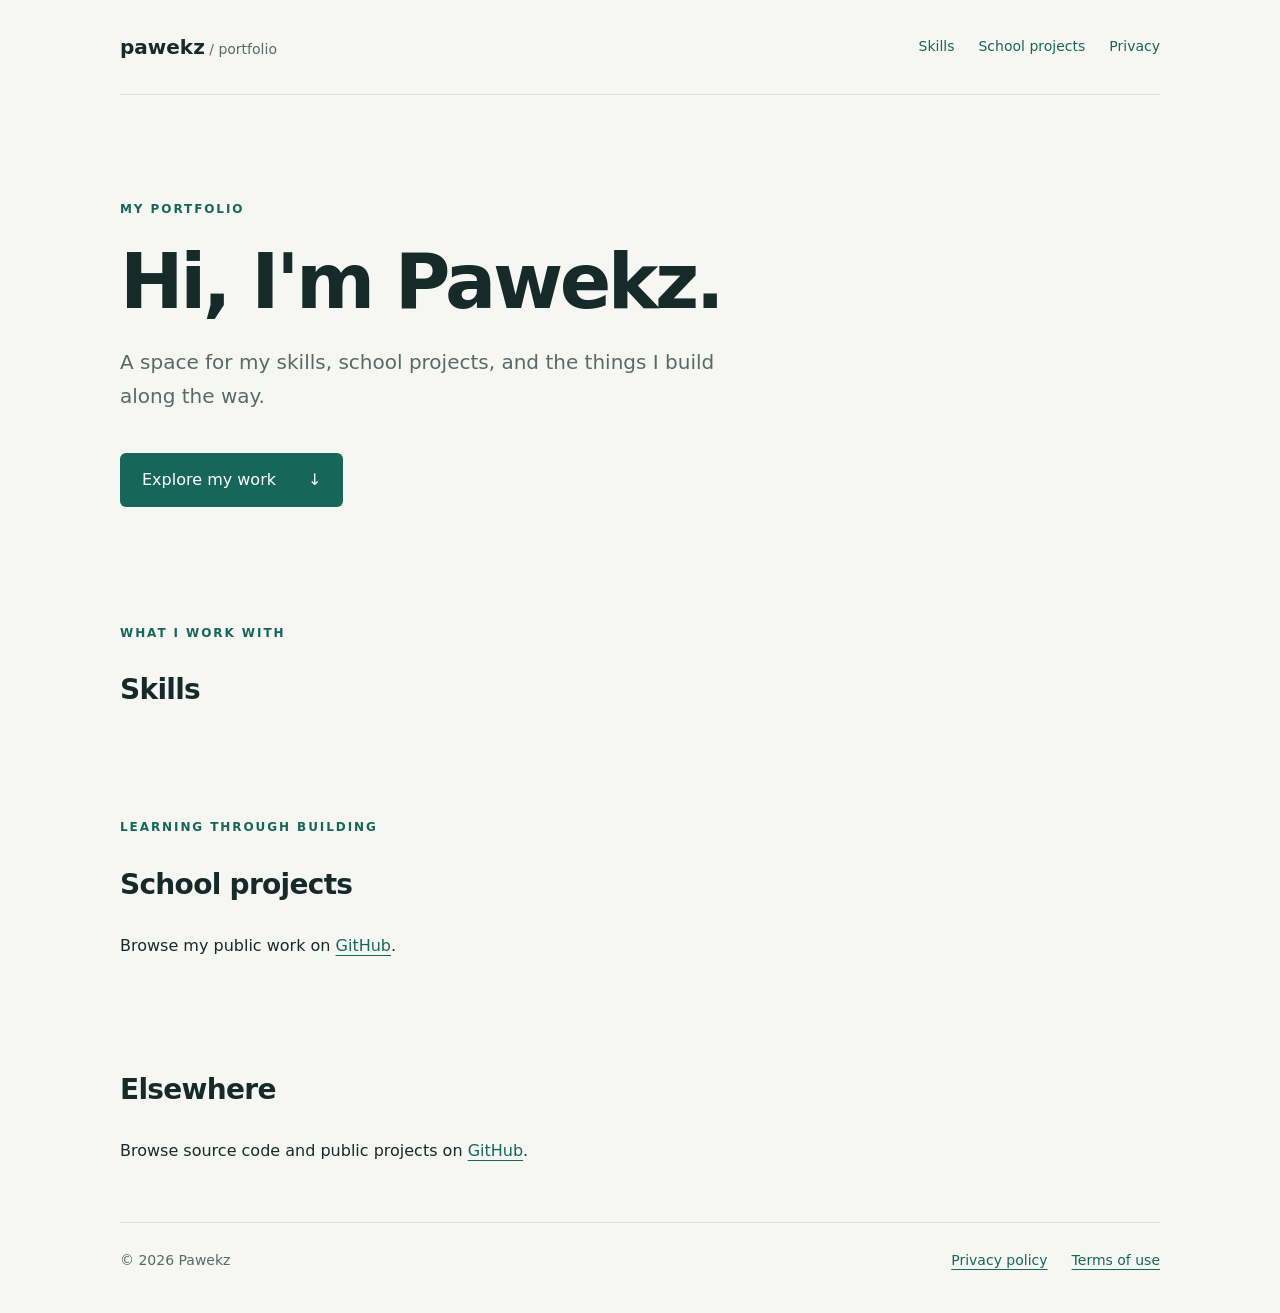
<file: index.html>
<!doctype html>
<html lang="en">
<head>
  <meta charset="utf-8">
  <meta name="viewport" content="width=device-width, initial-scale=1">
  <meta name="description" content="Pawekz's portfolio: skills, school projects, and personal work.">
  <title>Pawekz · Portfolio</title>
  <link rel="stylesheet" href="styles.css">
</head>
<body>
  <header class="wrap"><a class="brand" href="./">pawekz<span> / portfolio</span></a><nav aria-label="Main navigation"><a href="#skills">Skills</a><a href="#projects">School projects</a><a href="privacy.html">Privacy</a></nav></header>
  <main class="wrap">
    <section class="hero"><p class="eyebrow">MY PORTFOLIO</p><h1>Hi, I'm Pawekz.</h1><p class="intro">A space for my skills, school projects, and the things I build along the way.</p><a class="button" href="#projects">Explore my work <span aria-hidden="true">↓</span></a></section>
    <section id="skills" class="section"><p class="eyebrow">WHAT I WORK WITH</p><h2>Skills</h2><!-- Add the owner's confirmed skills here. --></section>
    <section id="projects" class="section"><p class="eyebrow">LEARNING THROUGH BUILDING</p><h2>School projects</h2><!-- Add confirmed project names, descriptions, technologies, and links here. --><p>Browse my public work on <a href="https://github.com/pawekz">GitHub</a>.</p></section>
    <section class="section"><h2>Elsewhere</h2><p>Browse source code and public projects on <a href="https://github.com/pawekz">GitHub</a>.</p></section>
  </main>
  <footer class="wrap"><span>© 2026 Pawekz</span><a href="privacy.html">Privacy policy</a><a href="terms.html">Terms of use</a></footer>
</body>
</html>
</file>
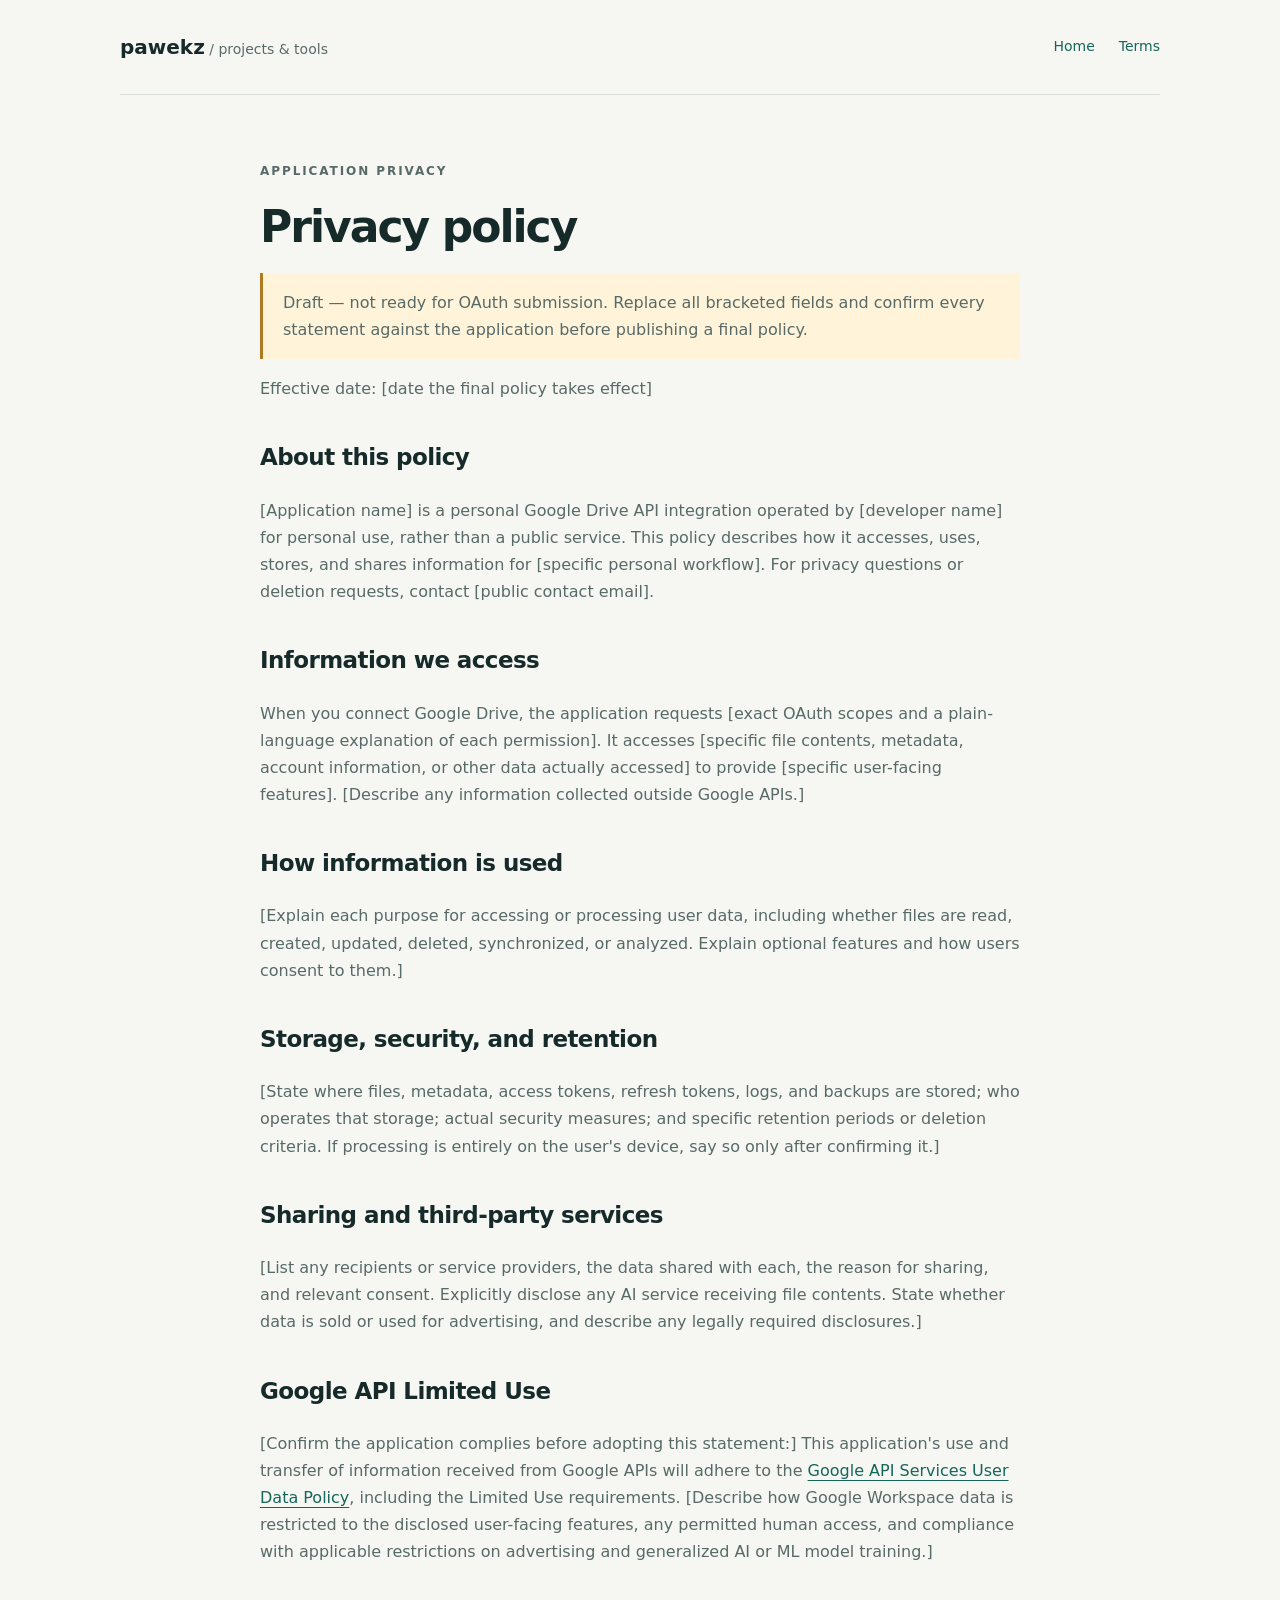
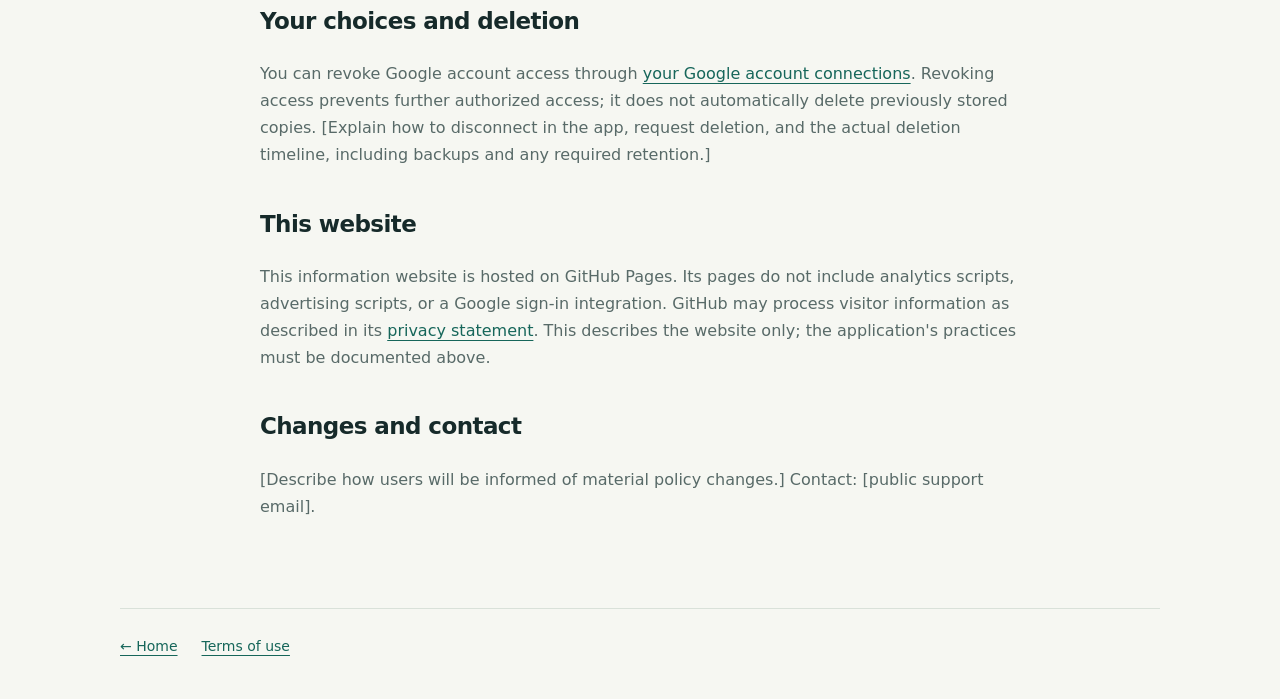
<file: privacy.html>
<!doctype html>
<html lang="en">
<head><meta charset="utf-8"><meta name="viewport" content="width=device-width, initial-scale=1"><meta name="robots" content="noindex"><title>Privacy policy draft · Pawekz</title><link rel="stylesheet" href="styles.css"></head>
<body>
  <header class="wrap"><a class="brand" href="./">pawekz<span> / projects & tools</span></a><nav aria-label="Main navigation"><a href="./">Home</a><a href="terms.html">Terms</a></nav></header>
  <main class="wrap document"><p class="eyebrow">APPLICATION PRIVACY</p><h1>Privacy policy</h1><p class="notice">Draft — not ready for OAuth submission. Replace all bracketed fields and confirm every statement against the application before publishing a final policy.</p><p>Effective date: [date the final policy takes effect]</p>
    <h2>About this policy</h2><p>[Application name] is a personal Google Drive API integration operated by [developer name] for personal use, rather than a public service. This policy describes how it accesses, uses, stores, and shares information for [specific personal workflow]. For privacy questions or deletion requests, contact [public contact email].</p>
    <h2>Information we access</h2><p>When you connect Google Drive, the application requests [exact OAuth scopes and a plain-language explanation of each permission]. It accesses [specific file contents, metadata, account information, or other data actually accessed] to provide [specific user-facing features]. [Describe any information collected outside Google APIs.]</p>
    <h2>How information is used</h2><p>[Explain each purpose for accessing or processing user data, including whether files are read, created, updated, deleted, synchronized, or analyzed. Explain optional features and how users consent to them.]</p>
    <h2>Storage, security, and retention</h2><p>[State where files, metadata, access tokens, refresh tokens, logs, and backups are stored; who operates that storage; actual security measures; and specific retention periods or deletion criteria. If processing is entirely on the user's device, say so only after confirming it.]</p>
    <h2>Sharing and third-party services</h2><p>[List any recipients or service providers, the data shared with each, the reason for sharing, and relevant consent. Explicitly disclose any AI service receiving file contents. State whether data is sold or used for advertising, and describe any legally required disclosures.]</p>
    <h2>Google API Limited Use</h2><p>[Confirm the application complies before adopting this statement:] This application's use and transfer of information received from Google APIs will adhere to the <a href="https://developers.google.com/terms/api-services-user-data-policy">Google API Services User Data Policy</a>, including the Limited Use requirements. [Describe how Google Workspace data is restricted to the disclosed user-facing features, any permitted human access, and compliance with applicable restrictions on advertising and generalized AI or ML model training.]</p>
    <h2>Your choices and deletion</h2><p>You can revoke Google account access through <a href="https://myaccount.google.com/connections">your Google account connections</a>. Revoking access prevents further authorized access; it does not automatically delete previously stored copies. [Explain how to disconnect in the app, request deletion, and the actual deletion timeline, including backups and any required retention.]</p>
    <h2>This website</h2><p>This information website is hosted on GitHub Pages. Its pages do not include analytics scripts, advertising scripts, or a Google sign-in integration. GitHub may process visitor information as described in its <a href="https://docs.github.com/en/site-policy/privacy-policies/github-general-privacy-statement">privacy statement</a>. This describes the website only; the application's practices must be documented above.</p>
    <h2>Changes and contact</h2><p>[Describe how users will be informed of material policy changes.] Contact: [public support email].</p>
  </main><footer class="wrap"><a href="./">← Home</a><a href="terms.html">Terms of use</a></footer>
</body></html>
</file>
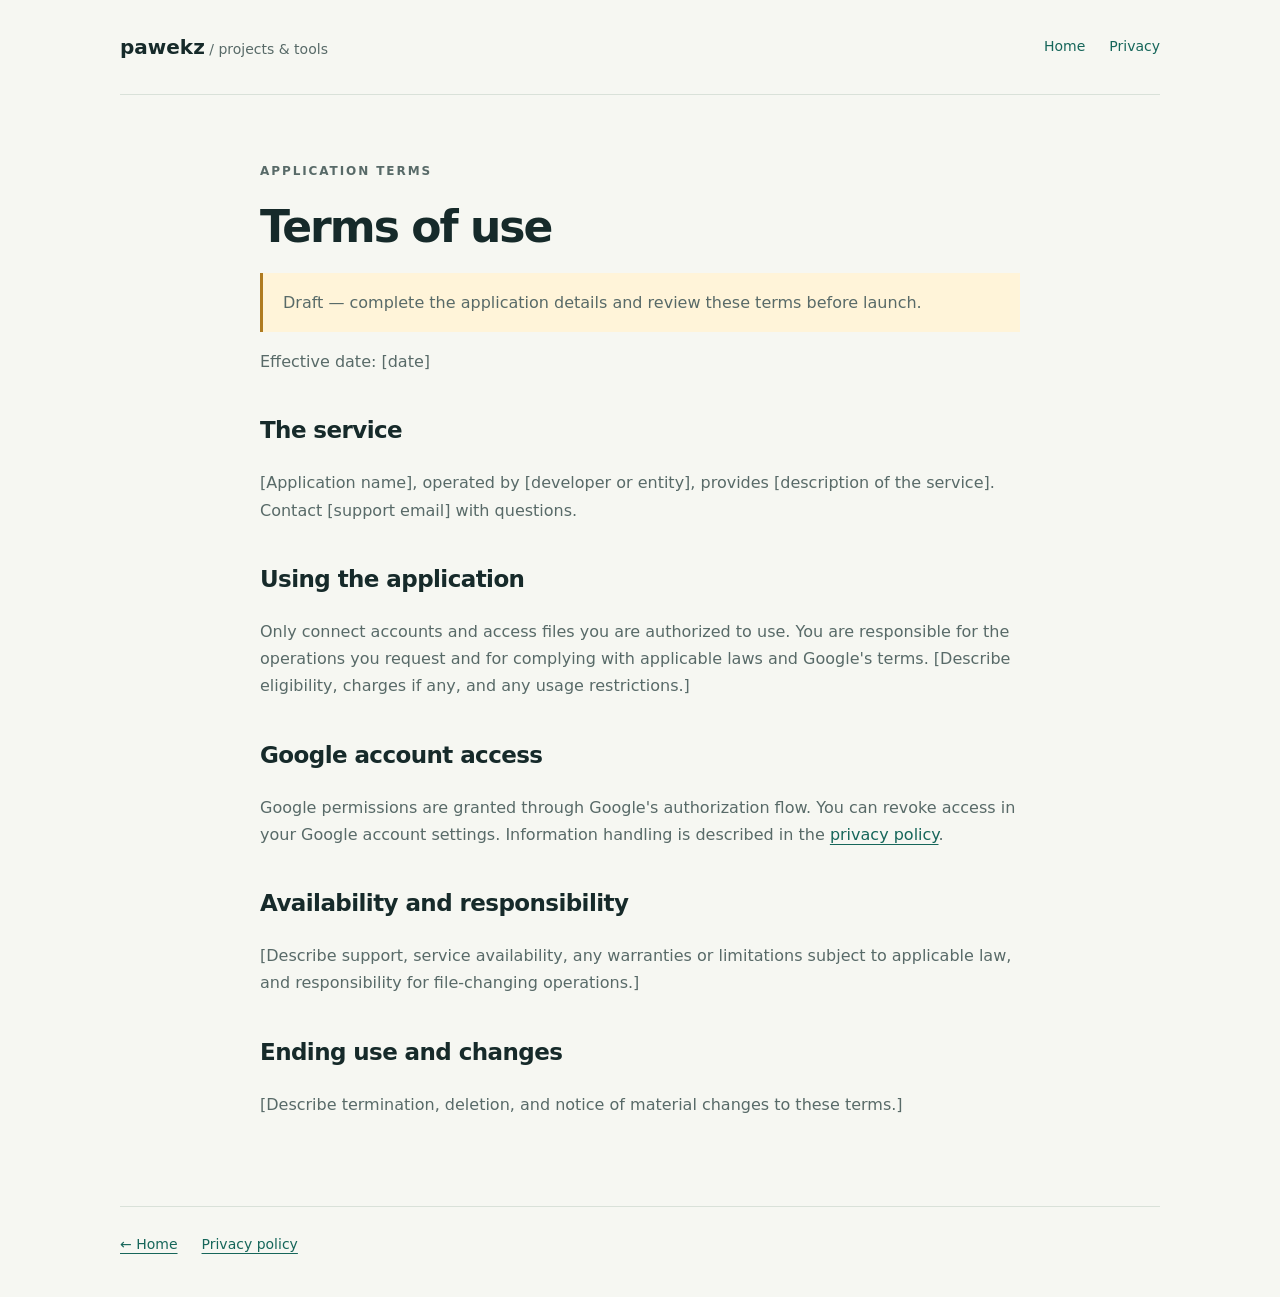
<file: terms.html>
<!doctype html>
<html lang="en">
<head><meta charset="utf-8"><meta name="viewport" content="width=device-width, initial-scale=1"><meta name="robots" content="noindex"><title>Terms draft · Pawekz</title><link rel="stylesheet" href="styles.css"></head>
<body><header class="wrap"><a class="brand" href="./">pawekz<span> / projects & tools</span></a><nav aria-label="Main navigation"><a href="./">Home</a><a href="privacy.html">Privacy</a></nav></header>
<main class="wrap document"><p class="eyebrow">APPLICATION TERMS</p><h1>Terms of use</h1><p class="notice">Draft — complete the application details and review these terms before launch.</p><p>Effective date: [date]</p><h2>The service</h2><p>[Application name], operated by [developer or entity], provides [description of the service]. Contact [support email] with questions.</p><h2>Using the application</h2><p>Only connect accounts and access files you are authorized to use. You are responsible for the operations you request and for complying with applicable laws and Google's terms. [Describe eligibility, charges if any, and any usage restrictions.]</p><h2>Google account access</h2><p>Google permissions are granted through Google's authorization flow. You can revoke access in your Google account settings. Information handling is described in the <a href="privacy.html">privacy policy</a>.</p><h2>Availability and responsibility</h2><p>[Describe support, service availability, any warranties or limitations subject to applicable law, and responsibility for file-changing operations.]</p><h2>Ending use and changes</h2><p>[Describe termination, deletion, and notice of material changes to these terms.]</p></main><footer class="wrap"><a href="./">← Home</a><a href="privacy.html">Privacy policy</a></footer></body></html>
</file>
<file: styles.css>
:root{color-scheme:light;--ink:#162a2a;--muted:#586a68;--accent:#16665a;--paper:#f6f7f2;--line:#d9e1d9}
*{box-sizing:border-box}html{scroll-behavior:smooth}body{margin:0;background:var(--paper);color:var(--ink);font-family:system-ui,-apple-system,BlinkMacSystemFont,"Segoe UI",sans-serif;line-height:1.7}.wrap{width:min(1040px,calc(100% - 48px));margin:auto}header{display:flex;align-items:center;justify-content:space-between;gap:24px;padding:30px 0;border-bottom:1px solid var(--line)}a{color:var(--accent);text-underline-offset:4px}.brand{font-size:20px;font-weight:750;text-decoration:none;color:var(--ink)}.brand span{font-size:14px;color:var(--muted);font-weight:400}nav{display:flex;gap:24px}nav a{text-decoration:none;font-size:14px}.hero{padding:92px 0 78px;max-width:780px}.eyebrow{font-size:12px;letter-spacing:.16em;font-weight:750;color:var(--accent)}h1{font-size:clamp(40px,7vw,76px);line-height:1.08;letter-spacing:-.045em;margin:22px 0}h2{font-size:28px;letter-spacing:-.025em}h3{font-size:20px}.intro{font-size:20px;color:var(--muted);max-width:620px}.button{display:inline-flex;gap:32px;background:var(--accent);color:white;padding:13px 22px;border-radius:6px;text-decoration:none;margin-top:20px}.section{padding:26px 0 42px}.card{background:white;padding:30px;border:1px solid var(--line);border-radius:12px}.card h3{margin-top:0}.notice{padding:16px 20px;background:#fff4d9;border-left:3px solid #af7b20;color:#624915}.links{display:flex;flex-wrap:wrap;gap:24px}footer{border-top:1px solid var(--line);padding:26px 0 40px;display:flex;flex-wrap:wrap;gap:24px;font-size:14px;color:var(--muted)}footer span{margin-right:auto}.document{max-width:760px;padding:54px 0 72px}.document h1{font-size:44px}.document h2{font-size:23px;margin-top:36px}.document p,.document li{color:var(--muted)}a:focus-visible{outline:3px solid #af7b20;outline-offset:5px}@media(max-width:600px){header{align-items:flex-start;flex-direction:column;gap:12px}.brand span{display:block}.hero{padding:54px 0 40px}.wrap{width:calc(100% - 32px)}.card{padding:22px}.document h1{font-size:36px}}
</file>
